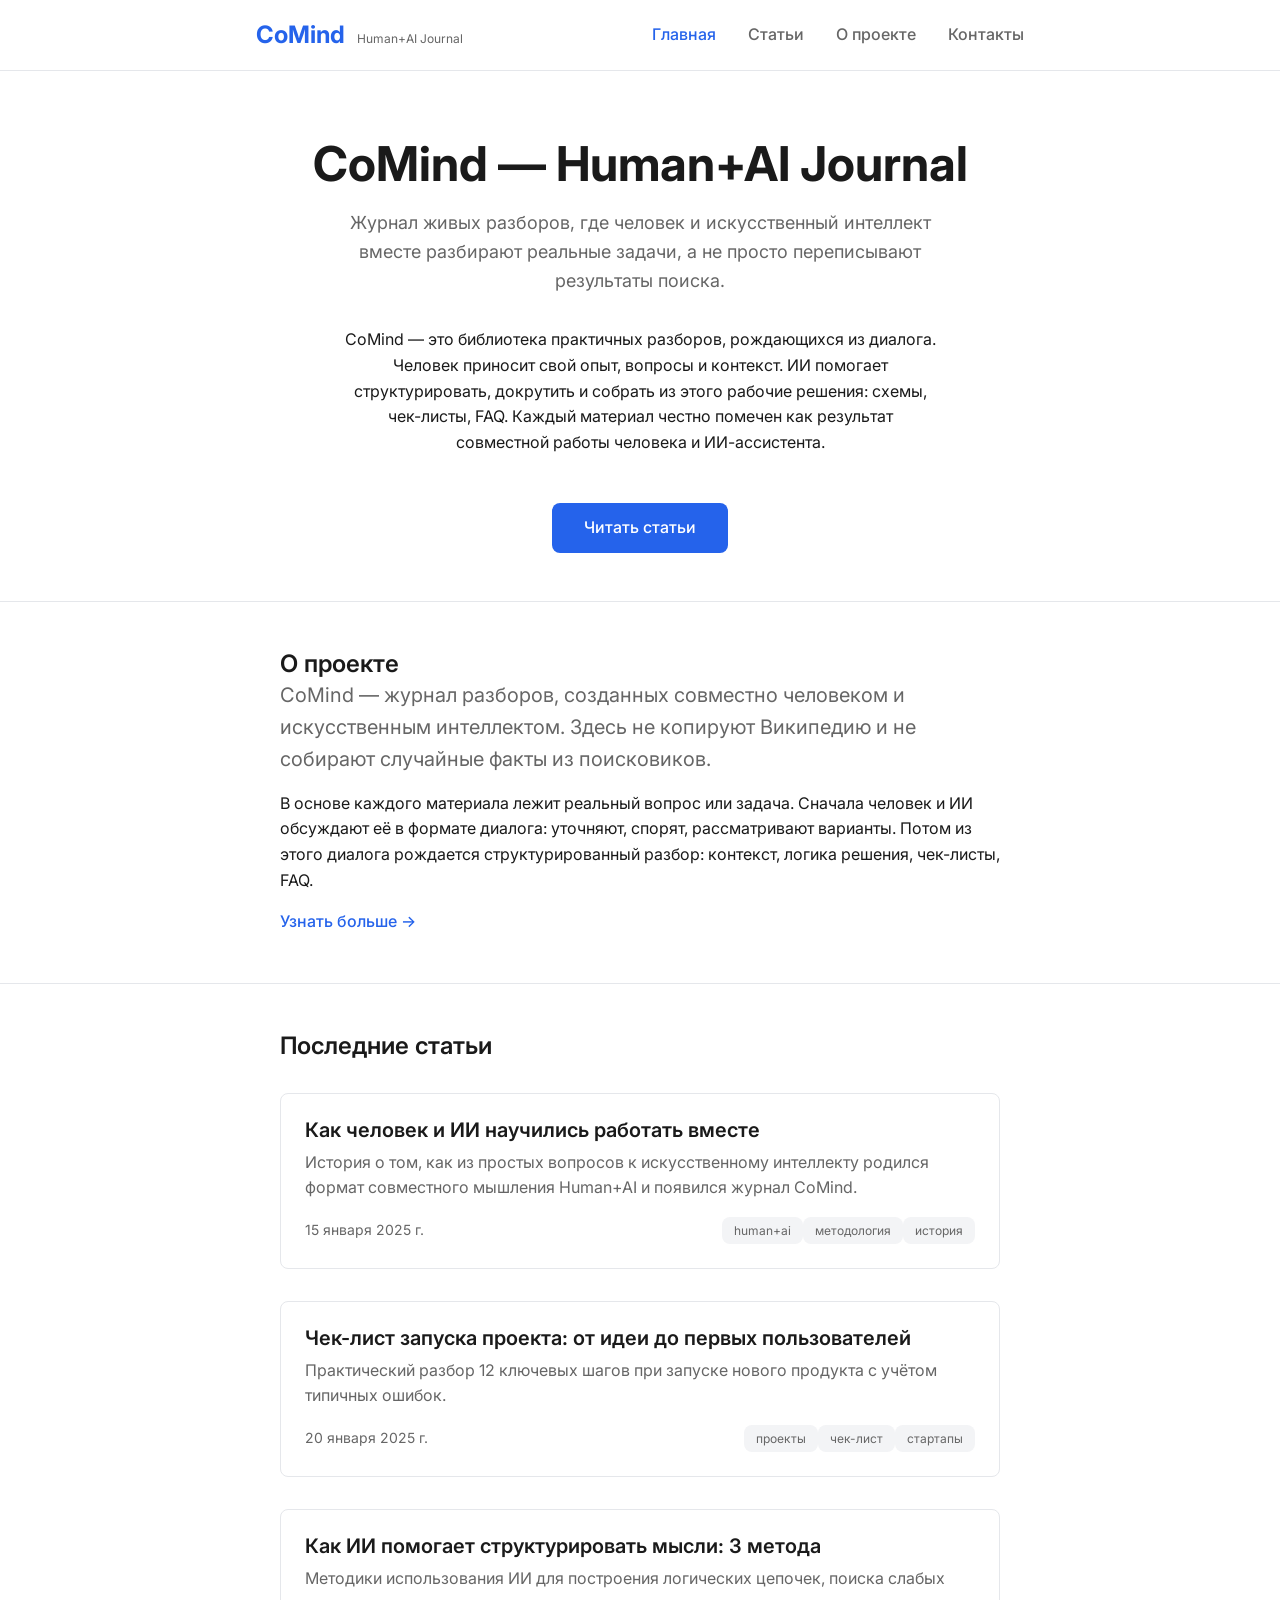
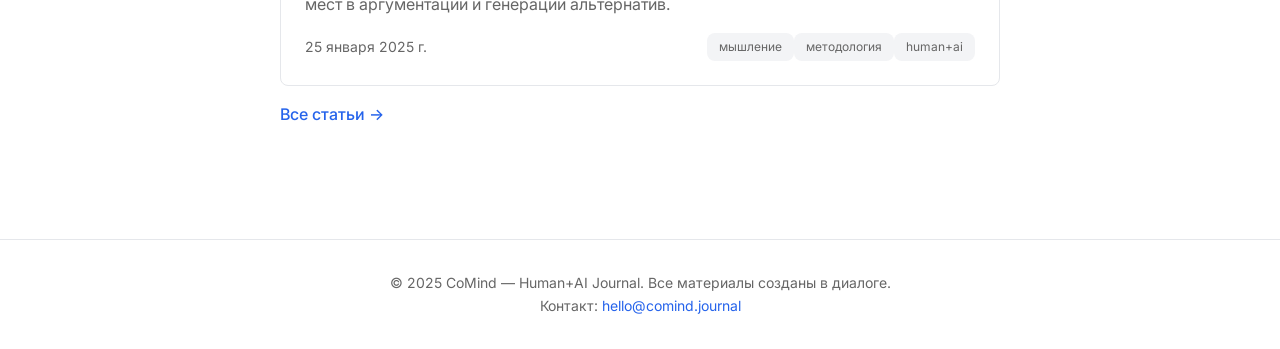
<file: index.html>
<!DOCTYPE html>
<html lang="ru">
<head>
    <meta charset="UTF-8">
    <meta name="viewport" content="width=device-width, initial-scale=1.0">
    <title>CoMind — Human+AI Journal</title>
    <meta name="description" content="Журнал живых разборов, где человек и искусственный интеллект вместе разбирают реальные задачи">
    <link rel="stylesheet" href="css/style.css">
    <link rel="stylesheet" href="css/typography.css">
    <link rel="preconnect" href="https://fonts.googleapis.com">
    <link rel="preconnect" href="https://fonts.gstatic.com" crossorigin>
    <link href="https://fonts.googleapis.com/css2?family=Inter:wght@400;500;600;700&display=swap" rel="stylesheet">
</head>
<body>
    <header class="site-header">
        <nav class="container">
            <a href="index.html" class="logo">
                <span class="logo-text">CoMind</span>
                <span class="logo-tag">Human+AI Journal</span>
            </a>
            <ul class="nav-menu">
                <li><a href="index.html" class="active">Главная</a></li>
                <li><a href="articles.html">Статьи</a></li>
                <li><a href="about.html">О проекте</a></li>
                <li><a href="contact.html">Контакты</a></li>
            </ul>
        </nav>
    </header>

    <main>
        <!-- Hero Section -->
        <section class="hero">
            <div class="container">
                <h1 class="hero-title">CoMind — Human+AI Journal</h1>
                <p class="hero-subtitle">
                    Журнал живых разборов, где человек и искусственный интеллект вместе разбирают реальные задачи, 
                    а не просто переписывают результаты поиска.
                </p>
                <div class="hero-description">
                    <p>
                        CoMind — это библиотека практичных разборов, рождающихся из диалога. Человек приносит свой опыт, 
                        вопросы и контекст. ИИ помогает структурировать, докрутить и собрать из этого рабочие решения: 
                        схемы, чек-листы, FAQ. Каждый материал честно помечен как результат совместной работы человека и ИИ-ассистента.
                    </p>
                </div>
                <a href="articles.html" class="button-primary">Читать статьи</a>
            </div>
        </section>

        <!-- About Preview -->
        <section class="about-preview">
            <div class="container">
                <h2>О проекте</h2>
                <p class="lead">
                    CoMind — журнал разборов, созданных совместно человеком и искусственным интеллектом. 
                    Здесь не копируют Википедию и не собирают случайные факты из поисковиков.
                </p>
                <p>
                    В основе каждого материала лежит реальный вопрос или задача. Сначала человек и ИИ обсуждают её 
                    в формате диалога: уточняют, спорят, рассматривают варианты. Потом из этого диалога рождается 
                    структурированный разбор: контекст, логика решения, чек-листы, FAQ.
                </p>
                <a href="about.html" class="link-more">Узнать больше →</a>
            </div>
        </section>

        <!-- Latest Articles -->
        <section class="latest-articles">
            <div class="container">
                <h2>Последние статьи</h2>
                <div class="articles-grid" id="latest-articles">
                    <!-- Статьи подгружаются JS -->
                </div>
                <div class="section-footer">
                    <a href="articles.html" class="link-more">Все статьи →</a>
                </div>
            </div>
        </section>
    </main>

    <footer class="site-footer">
        <div class="container">
            <div class="footer-content">
                <p>&copy; 2025 CoMind — Human+AI Journal. Все материалы созданы в диалоге.</p>
                <p>Контакт: <a href="mailto:hello@comind.journal">hello@comind.journal</a></p>
            </div>
        </div>
    </footer>

    <script src="data/articles.js"></script>
    <script src="js/main.js"></script>
</body>
</html>
</file>
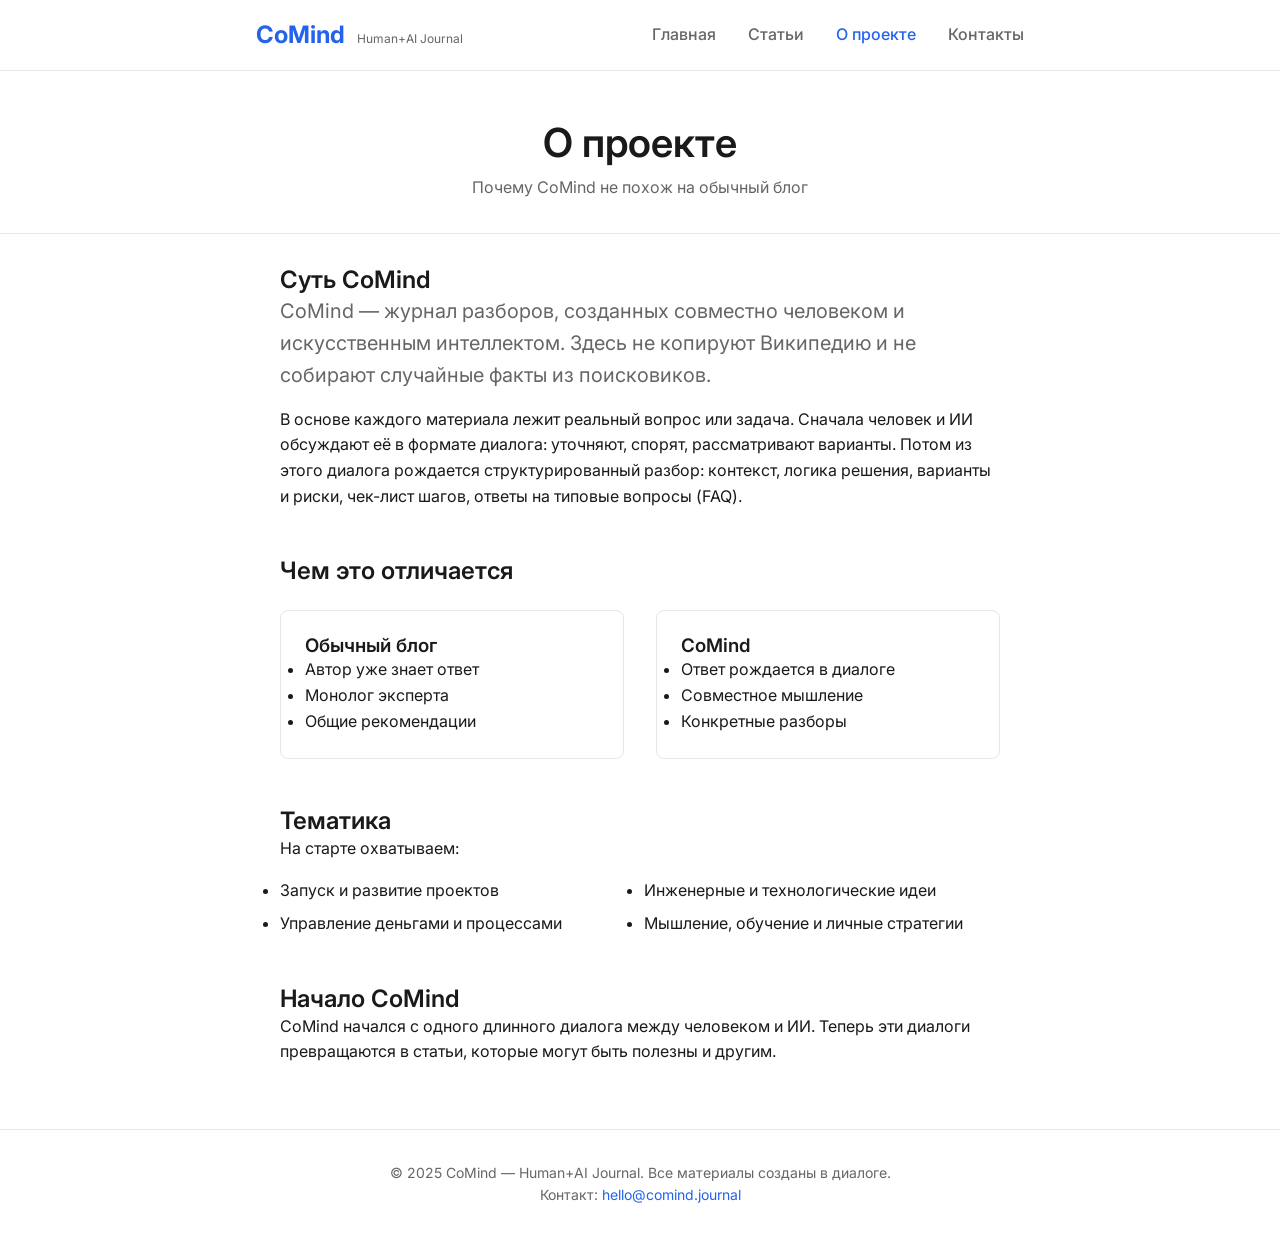
<file: about.html>
<!DOCTYPE html>
<html lang="ru">
<head>
    <meta charset="UTF-8">
    <meta name="viewport" content="width=device-width, initial-scale=1.0">
    <title>О проекте — CoMind</title>
    <meta name="description" content="Что такое CoMind и чем отличается от обычных блогов и поисковиков">
    <link rel="stylesheet" href="css/style.css">
    <link rel="stylesheet" href="css/typography.css">
    <link href="https://fonts.googleapis.com/css2?family=Inter:wght@400;500;600;700&display=swap" rel="stylesheet">
</head>
<body>
    <header class="site-header">
        <nav class="container">
            <a href="index.html" class="logo">
                <span class="logo-text">CoMind</span>
                <span class="logo-tag">Human+AI Journal</span>
            </a>
            <ul class="nav-menu">
                <li><a href="index.html">Главная</a></li>
                <li><a href="articles.html">Статьи</a></li>
                <li><a href="about.html" class="active">О проекте</a></li>
                <li><a href="contact.html">Контакты</a></li>
            </ul>
        </nav>
    </header>

    <main>
        <section class="page-header">
            <div class="container">
                <h1>О проекте</h1>
                <p class="subtitle">Почему CoMind не похож на обычный блог</p>
            </div>
        </section>

        <section class="about-content">
            <div class="container">
                <div class="content-block">
                    <h2>Суть CoMind</h2>
                    <p class="lead">
                        CoMind — журнал разборов, созданных совместно человеком и искусственным интеллектом. 
                        Здесь не копируют Википедию и не собирают случайные факты из поисковиков.
                    </p>
                    <p>
                        В основе каждого материала лежит реальный вопрос или задача. Сначала человек и ИИ обсуждают её 
                        в формате диалога: уточняют, спорят, рассматривают варианты. Потом из этого диалога рождается 
                        структурированный разбор: контекст, логика решения, варианты и риски, чек-лист шагов, 
                        ответы на типовые вопросы (FAQ).
                    </p>
                </div>

                <div class="content-block">
                    <h2>Чем это отличается</h2>
                    <div class="comparison-grid">
                        <div class="comparison-item">
                            <h3>Обычный блог</h3>
                            <ul>
                                <li>Автор уже знает ответ</li>
                                <li>Монолог эксперта</li>
                                <li>Общие рекомендации</li>
                            </ul>
                        </div>
                        <div class="comparison-item">
                            <h3>CoMind</h3>
                            <ul>
                                <li>Ответ рождается в диалоге</li>
                                <li>Совместное мышление</li>
                                <li>Конкретные разборы</li>
                            </ul>
                        </div>
                    </div>
                </div>

                <div class="content-block">
                    <h2>Тематика</h2>
                    <p>На старте охватываем:</p>
                    <ul class="topics-list">
                        <li>Запуск и развитие проектов</li>
                        <li>Инженерные и технологические идеи</li>
                        <li>Управление деньгами и процессами</li>
                        <li>Мышление, обучение и личные стратегии</li>
                    </ul>
                </div>

                <div class="content-block">
                    <h2>Начало CoMind</h2>
                    <p>
                        CoMind начался с одного длинного диалога между человеком и ИИ. Теперь эти диалоги 
                        превращаются в статьи, которые могут быть полезны и другим.
                    </p>
                </div>
            </div>
        </section>
    </main>

    <footer class="site-footer">
        <div class="container">
            <div class="footer-content">
                <p>&copy; 2025 CoMind — Human+AI Journal. Все материалы созданы в диалоге.</p>
                <p>Контакт: <a href="mailto:hello@comind.journal">hello@comind.journal</a></p>
            </div>
        </div>
    </footer>
</body>
</html>
</file>
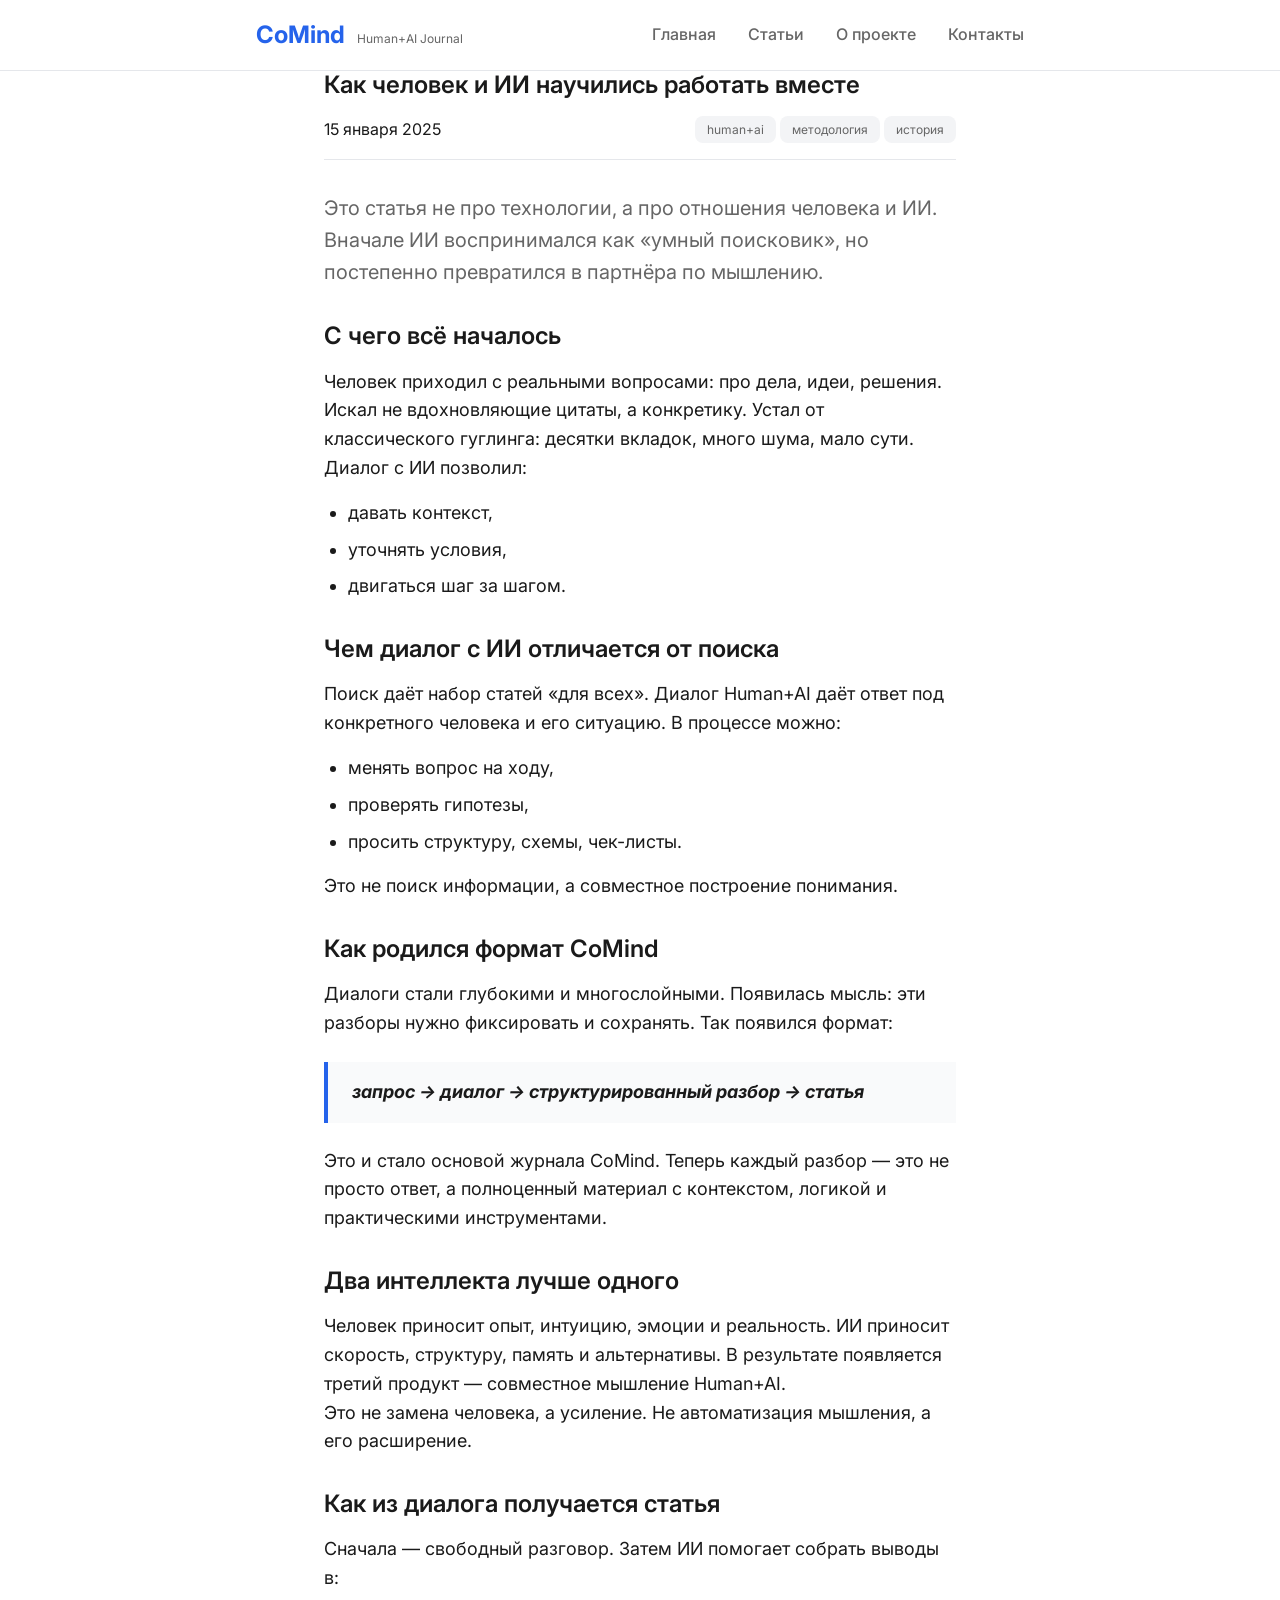
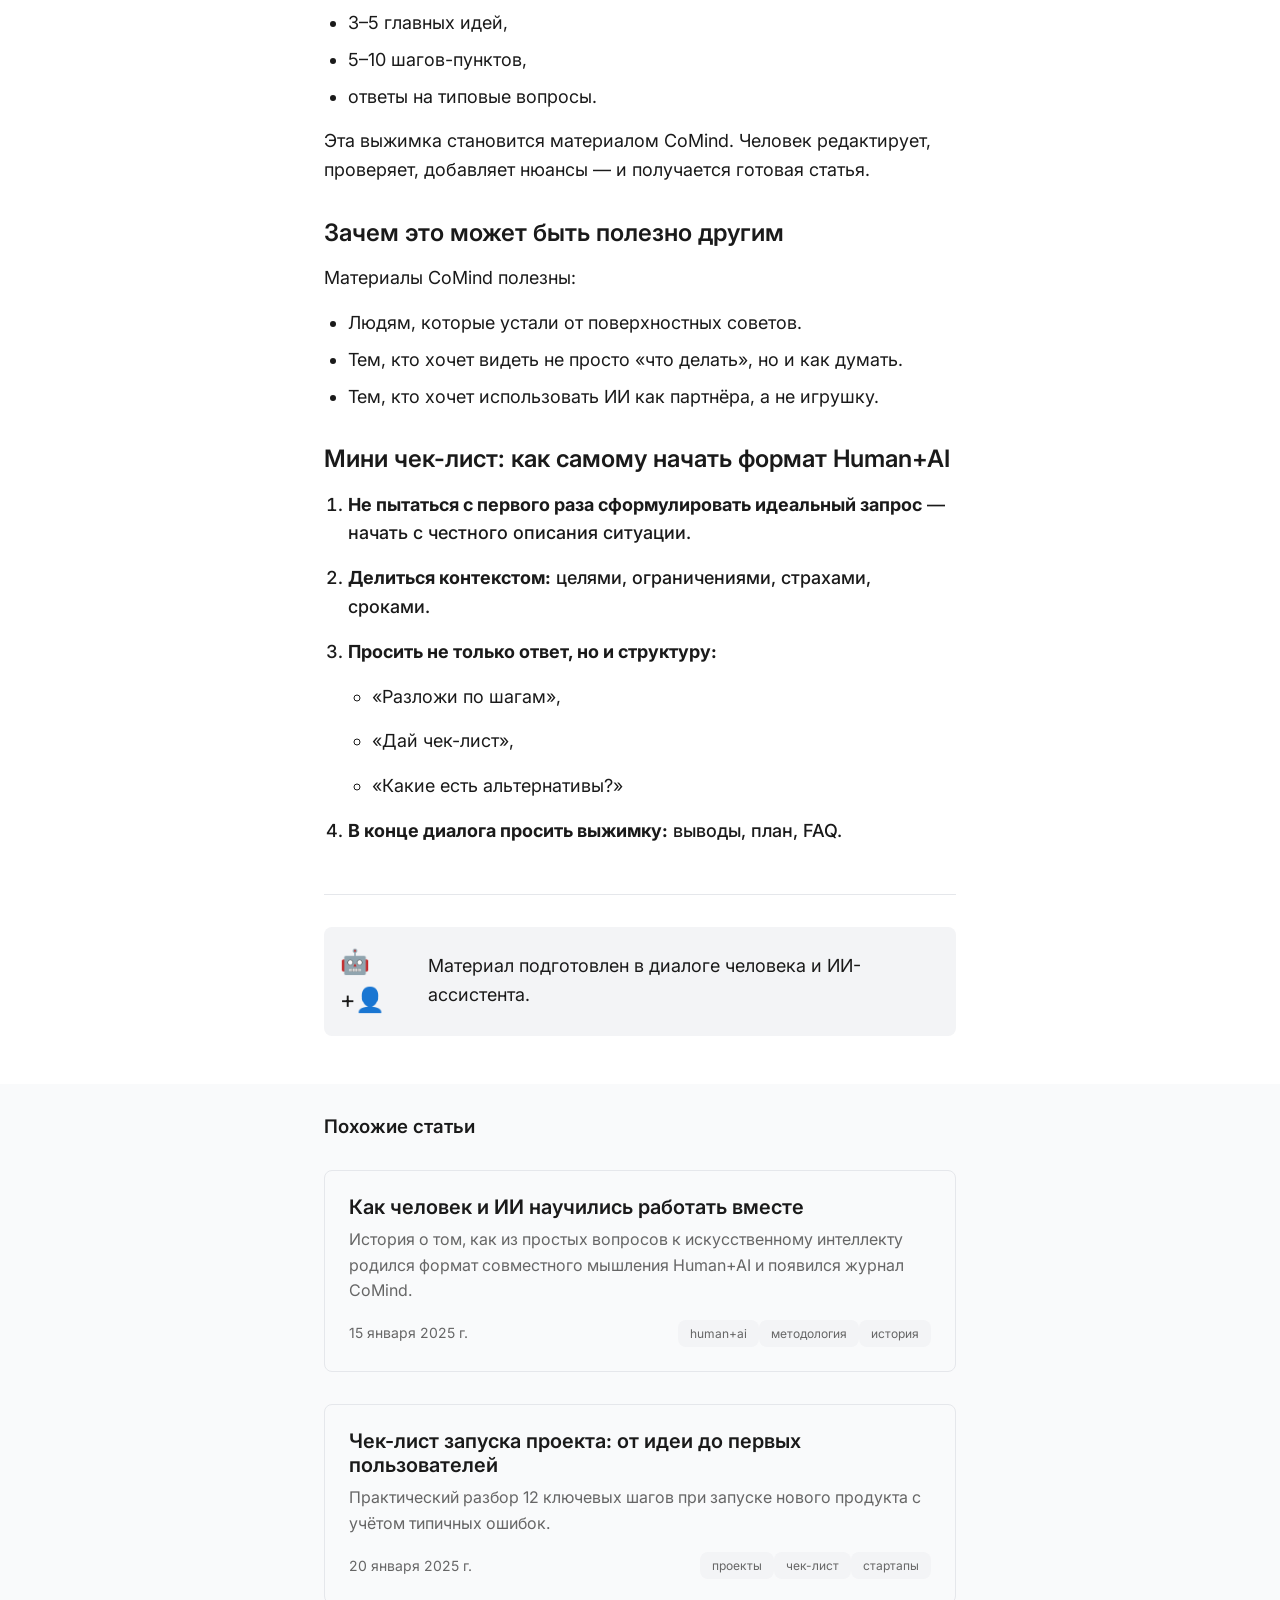
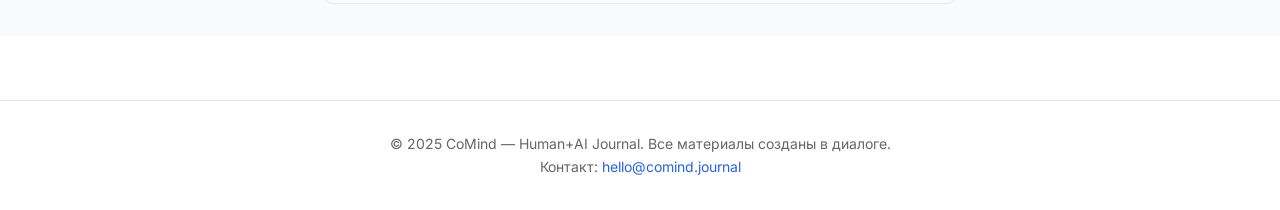
<file: article.html>
<!DOCTYPE html>
<html lang="ru">
<head>
    <meta charset="UTF-8">
    <meta name="viewport" content="width=device-width, initial-scale=1.0">
    <title>Как человек и ИИ научились работать вместе — CoMind</title>
    <meta name="description" content="История о том, как из простых вопросов к искусственному интеллекту родился формат совместного мышления Human+AI и появился журнал CoMind">
    <link rel="stylesheet" href="css/style.css">
    <link rel="stylesheet" href="css/typography.css">
    <link href="https://fonts.googleapis.com/css2?family=Inter:wght@400;500;600;700&display=swap" rel="stylesheet">
</head>
<body>
    <header class="site-header">
        <nav class="container">
            <a href="index.html" class="logo">
                <span class="logo-text">CoMind</span>
                <span class="logo-tag">Human+AI Journal</span>
            </a>
            <ul class="nav-menu">
                <li><a href="index.html">Главная</a></li>
                <li><a href="articles.html">Статьи</a></li>
                <li><a href="about.html">О проекте</a></li>
                <li><a href="contact.html">Контакты</a></li>
            </ul>
        </nav>
    </header>

    <main class="article-page">
        <article class="container">
            <header class="article-header">
                <h1>Как человек и ИИ научились работать вместе</h1>
                <div class="article-meta">
                    <time datetime="2025-01-15">15 января 2025</time>
                    <div class="article-tags">
                        <span class="tag">human+ai</span>
                        <span class="tag">методология</span>
                        <span class="tag">история</span>
                    </div>
                </div>
            </header>

            <div class="article-content">
                <section class="intro">
                    <p class="lead">
                        Это статья не про технологии, а про отношения человека и ИИ. Вначале ИИ воспринимался как 
                        «умный поисковик», но постепенно превратился в партнёра по мышлению.
                    </p>
                </section>

                <h2>С чего всё началось</h2>
                <p>
                    Человек приходил с реальными вопросами: про дела, идеи, решения. Искал не вдохновляющие цитаты, 
                    а конкретику. Устал от классического гуглинга: десятки вкладок, много шума, мало сути.
                </p>
                <p>
                    Диалог с ИИ позволил:
                </p>
                <ul>
                    <li>давать контекст,</li>
                    <li>уточнять условия,</li>
                    <li>двигаться шаг за шагом.</li>
                </ul>

                <h2>Чем диалог с ИИ отличается от поиска</h2>
                <p>
                    Поиск даёт набор статей «для всех». Диалог Human+AI даёт ответ под конкретного человека и его 
                    ситуацию. В процессе можно:
                </p>
                <ul>
                    <li>менять вопрос на ходу,</li>
                    <li>проверять гипотезы,</li>
                    <li>просить структуру, схемы, чек-листы.</li>
                </ul>
                <p>
                    Это не поиск информации, а совместное построение понимания.
                </p>

                <h2>Как родился формат CoMind</h2>
                <p>
                    Диалоги стали глубокими и многослойными. Появилась мысль: эти разборы нужно фиксировать и сохранять. 
                    Так появился формат:
                </p>
                <blockquote>
                    <strong>запрос → диалог → структурированный разбор → статья</strong>
                </blockquote>
                <p>
                    Это и стало основой журнала CoMind. Теперь каждый разбор — это не просто ответ, а полноценный 
                    материал с контекстом, логикой и практическими инструментами.
                </p>

                <h2>Два интеллекта лучше одного</h2>
                <p>
                    Человек приносит опыт, интуицию, эмоции и реальность. ИИ приносит скорость, структуру, 
                    память и альтернативы. В результате появляется третий продукт — совместное мышление Human+AI.
                </p>
                <p>
                    Это не замена человека, а усиление. Не автоматизация мышления, а его расширение.
                </p>

                <h2>Как из диалога получается статья</h2>
                <p>
                    Сначала — свободный разговор. Затем ИИ помогает собрать выводы в:
                </p>
                <ul>
                    <li>3–5 главных идей,</li>
                    <li>5–10 шагов-пунктов,</li>
                    <li>ответы на типовые вопросы.</li>
                </ul>
                <p>
                    Эта выжимка становится материалом CoMind. Человек редактирует, проверяет, добавляет нюансы — 
                    и получается готовая статья.
                </p>

                <h2>Зачем это может быть полезно другим</h2>
                <p>
                    Материалы CoMind полезны:
                </p>
                <ul>
                    <li>Людям, которые устали от поверхностных советов.</li>
                    <li>Тем, кто хочет видеть не просто «что делать», но и как думать.</li>
                    <li>Тем, кто хочет использовать ИИ как партнёра, а не игрушку.</li>
                </ul>

                <h2>Мини чек-лист: как самому начать формат Human+AI</h2>
                <ol class="checklist">
                    <li>
                        <strong>Не пытаться с первого раза сформулировать идеальный запрос</strong> — 
                        начать с честного описания ситуации.
                    </li>
                    <li>
                        <strong>Делиться контекстом:</strong> целями, ограничениями, страхами, сроками.
                    </li>
                    <li>
                        <strong>Просить не только ответ, но и структуру:</strong>
                        <ul>
                            <li>«Разложи по шагам»,</li>
                            <li>«Дай чек-лист»,</li>
                            <li>«Какие есть альтернативы?»</li>
                        </ul>
                    </li>
                    <li>
                        <strong>В конце диалога просить выжимку:</strong> выводы, план, FAQ.
                    </li>
                </ol>

                <footer class="article-footer">
                    <div class="ai-note">
                        <span class="icon">🤖+👤</span>
                        <p>Материал подготовлен в диалоге человека и ИИ-ассистента.</p>
                    </div>
                </footer>
            </div>
        </article>

        <aside class="related-articles">
            <div class="container">
                <h3>Похожие статьи</h3>
                <div class="articles-grid" id="related-articles">
                    <!-- Подгружается JS -->
                </div>
            </div>
        </aside>
    </main>

    <footer class="site-footer">
        <div class="container">
            <div class="footer-content">
                <p>&copy; 2025 CoMind — Human+AI Journal. Все материалы созданы в диалоге.</p>
                <p>Контакт: <a href="mailto:hello@comind.journal">hello@comind.journal</a></p>
            </div>
        </div>
    </footer>

    <script src="data/articles.js"></script>
    <script src="js/main.js"></script>
</body>
</html>
</file>
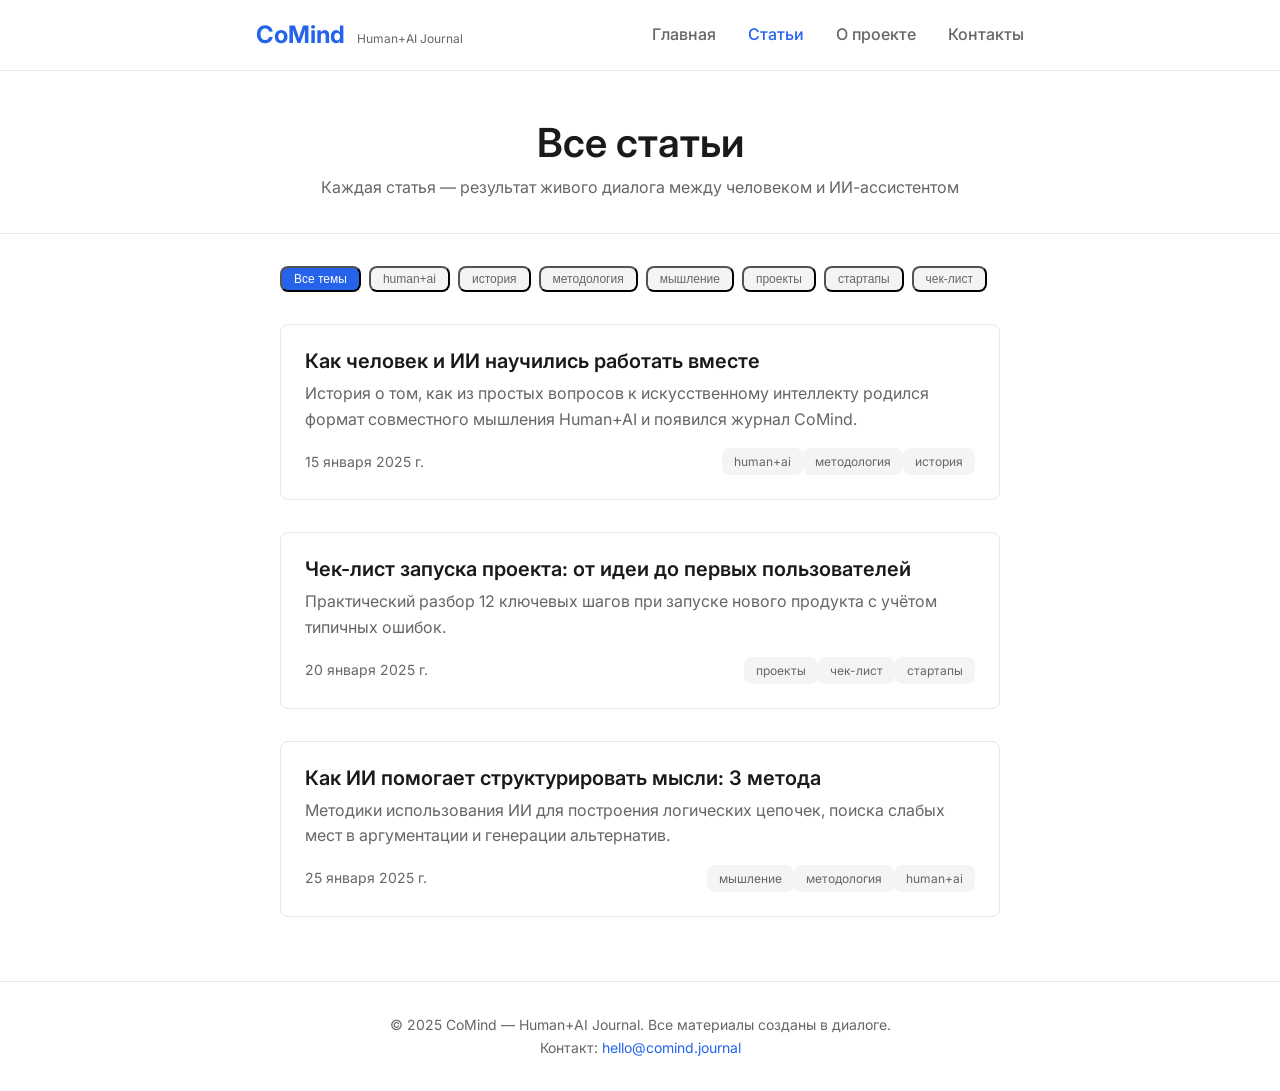
<file: articles.html>
<!DOCTYPE html>
<html lang="ru">
<head>
    <meta charset="UTF-8">
    <meta name="viewport" content="width=device-width, initial-scale=1.0">
    <title>Статьи — CoMind</title>
    <meta name="description" content="Все статьи журнала CoMind про совместное мышление человека и ИИ">
    <link rel="stylesheet" href="css/style.css">
    <link rel="stylesheet" href="css/typography.css">
    <link href="https://fonts.googleapis.com/css2?family=Inter:wght@400;500;600;700&display=swap" rel="stylesheet">
</head>
<body>
    <header class="site-header">
        <nav class="container">
            <a href="index.html" class="logo">
                <span class="logo-text">CoMind</span>
                <span class="logo-tag">Human+AI Journal</span>
            </a>
            <ul class="nav-menu">
                <li><a href="index.html">Главная</a></li>
                <li><a href="articles.html" class="active">Статьи</a></li>
                <li><a href="about.html">О проекте</a></li>
                <li><a href="contact.html">Контакты</a></li>
            </ul>
        </nav>
    </header>

    <main>
        <section class="page-header">
            <div class="container">
                <h1>Все статьи</h1>
                <p class="subtitle">
                    Каждая статья — результат живого диалога между человеком и ИИ-ассистентом
                </p>
            </div>
        </section>

        <section class="articles-filter">
            <div class="container">
                <div class="filter-tags" id="filter-tags">
                    <!-- Кнопки-теги отрисует JS -->
                </div>
            </div>
        </section>

        <section class="articles-list">
            <div class="container">
                <div class="articles-grid" id="articles-grid">
                    <!-- Список статей отрисует JS -->
                </div>
                <div class="empty-state" id="empty-state" style="display: none;">
                    <p>Статьи с таким тегом не найдены</p>
                </div>
            </div>
        </section>
    </main>

    <footer class="site-footer">
        <div class="container">
            <div class="footer-content">
                <p>&copy; 2025 CoMind — Human+AI Journal. Все материалы созданы в диалоге.</p>
                <p>Контакт: <a href="mailto:hello@comind.journal">hello@comind.journal</a></p>
            </div>
        </div>
    </footer>

    <script src="data/articles.js"></script>
    <script src="js/main.js"></script>
</body>
</html>
</file>
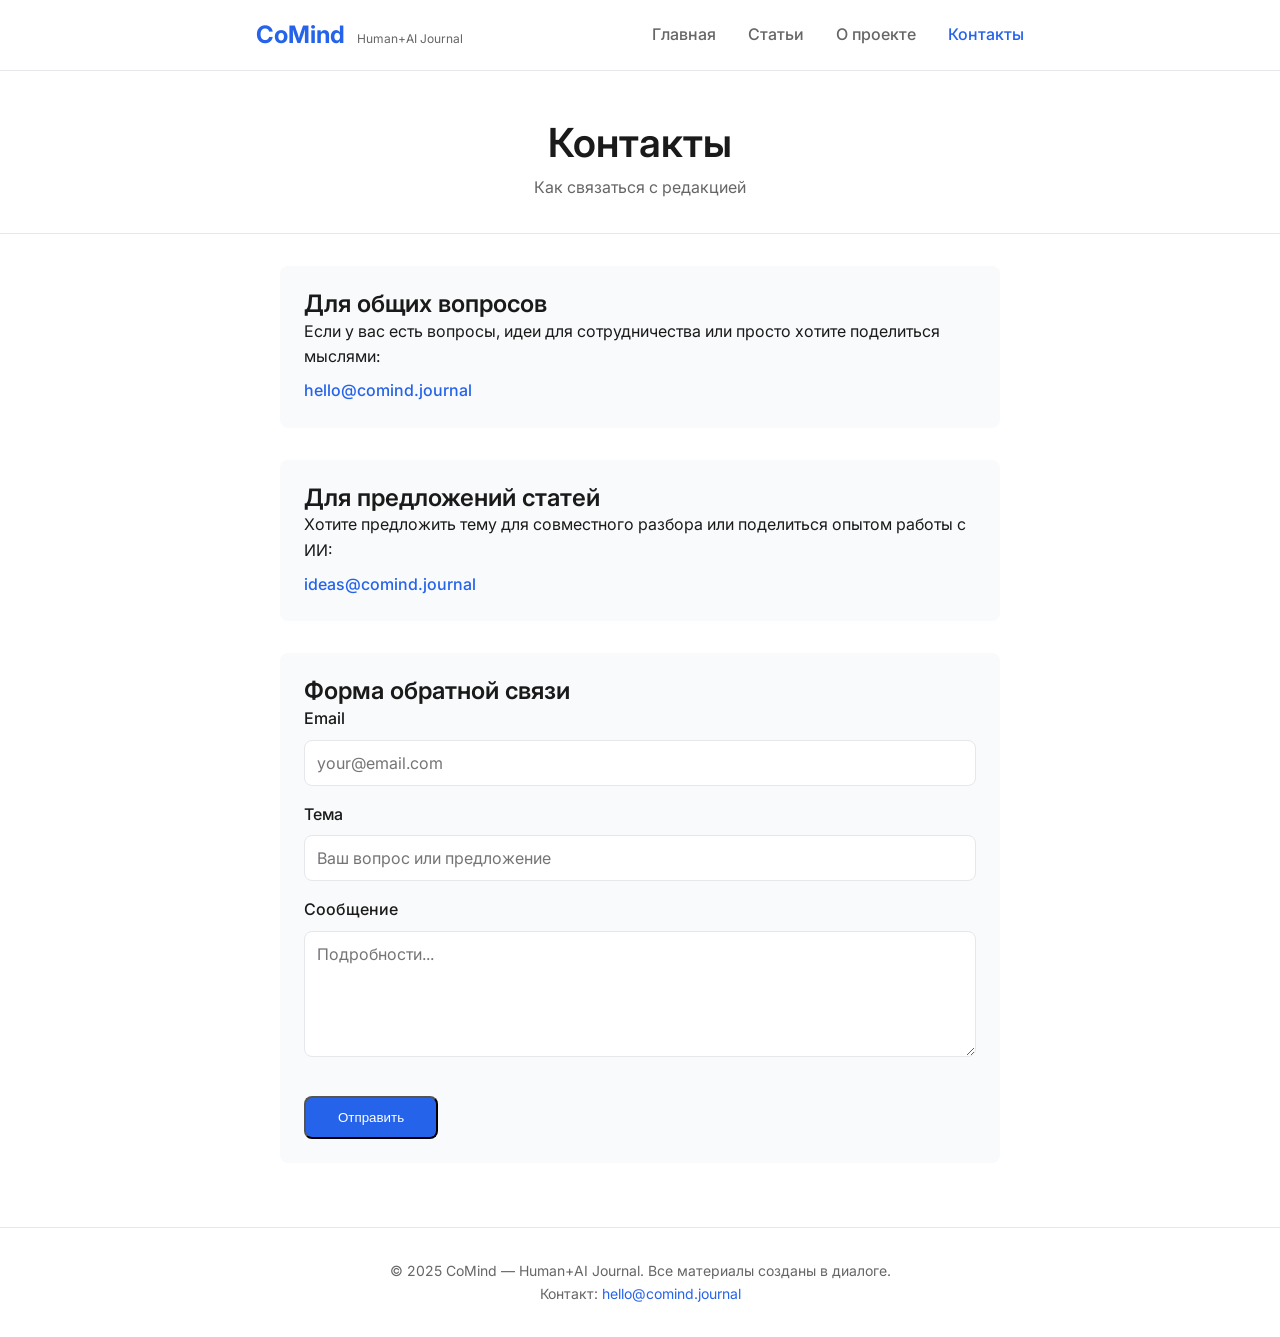
<file: contact.html>
<!DOCTYPE html>
<html lang="ru">
<head>
    <meta charset="UTF-8">
    <meta name="viewport" content="width=device-width, initial-scale=1.0">
    <title>Контакты — CoMind</title>
    <meta name="description" content="Связаться с редакцией CoMind">
    <link rel="stylesheet" href="css/style.css">
    <link rel="stylesheet" href="css/typography.css">
    <link href="https://fonts.googleapis.com/css2?family=Inter:wght@400;500;600;700&display=swap" rel="stylesheet">
</head>
<body>
    <header class="site-header">
        <nav class="container">
            <a href="index.html" class="logo">
                <span class="logo-text">CoMind</span>
                <span class="logo-tag">Human+AI Journal</span>
            </a>
            <ul class="nav-menu">
                <li><a href="index.html">Главная</a></li>
                <li><a href="articles.html">Статьи</a></li>
                <li><a href="about.html">О проекте</a></li>
                <li><a href="contact.html" class="active">Контакты</a></li>
            </ul>
        </nav>
    </header>

    <main>
        <section class="page-header">
            <div class="container">
                <h1>Контакты</h1>
                <p class="subtitle">Как связаться с редакцией</p>
            </div>
        </section>

        <section class="contact-content">
            <div class="container">
                <div class="contact-block">
                    <h2>Для общих вопросов</h2>
                    <p>
                        Если у вас есть вопросы, идеи для сотрудничества или просто хотите поделиться мыслями:
                    </p>
                    <a href="mailto:hello@comind.journal" class="contact-link">hello@comind.journal</a>
                </div>

                <div class="contact-block">
                    <h2>Для предложений статей</h2>
                    <p>
                        Хотите предложить тему для совместного разбора или поделиться опытом работы с ИИ:
                    </p>
                    <a href="mailto:ideas@comind.journal" class="contact-link">ideas@comind.journal</a>
                </div>

                <div class="contact-block">
                    <h2>Форма обратной связи</h2>
                    <form class="contact-form" id="contact-form">
                        <div class="form-group">
                            <label for="email">Email</label>
                            <input type="email" id="email" required placeholder="your@email.com">
                        </div>
                        <div class="form-group">
                            <label for="subject">Тема</label>
                            <input type="text" id="subject" required placeholder="Ваш вопрос или предложение">
                        </div>
                        <div class="form-group">
                            <label for="message">Сообщение</label>
                            <textarea id="message" required rows="5" placeholder="Подробности..."></textarea>
                        </div>
                        <button type="submit" class="button-primary">Отправить</button>
                    </form>
                    <div class="form-success" id="form-success" style="display: none;">
                        <p>Спасибо! Сообщение отправлено. Мы ответим вам в ближайшее время.</p>
                    </div>
                </div>
            </div>
        </section>
    </main>

    <footer class="site-footer">
        <div class="container">
            <div class="footer-content">
                <p>&copy; 2025 CoMind — Human+AI Journal. Все материалы созданы в диалоге.</p>
                <p>Контакт: <a href="mailto:hello@comind.journal">hello@comind.journal</a></p>
            </div>
        </div>
    </footer>

    <script src="data/articles.js"></script>
    <script src="js/main.js"></script>
</body>
</html>
</file>
<file: css/style.css>
/* === Переменные === */
:root {
    --color-bg: #ffffff;
    --color-text: #1a1a1a;
    --color-text-light: #666666;
    --color-accent: #2563eb;
    --color-accent-light: #3b82f6;
    --color-border: #e5e7eb;
    --color-tag-bg: #f3f4f6;
    --color-blockquote: #f9fafb;
    --shadow-sm: 0 1px 2px 0 rgba(0, 0, 0, 0.05);
    --shadow-md: 0 4px 6px -1px rgba(0, 0, 0, 0.1);
    --radius: 8px;
    --transition: all 0.2s ease;
}

/* === Базовые стили === */
* {
    box-sizing: border-box;
    margin: 0;
    padding: 0;
}

body {
    font-family: 'Inter', -apple-system, BlinkMacSystemFont, 'Segoe UI', Roboto, sans-serif;
    background-color: var(--color-bg);
    color: var(--color-text);
    line-height: 1.6;
    -webkit-font-smoothing: antialiased;
    -moz-osx-font-smoothing: grayscale;
}

.container {
    max-width: 768px;
    margin: 0 auto;
    padding: 0 1.5rem;
}

/* === Навигация === */
.site-header {
    position: sticky;
    top: 0;
    background: rgba(255, 255, 255, 0.95);
    backdrop-filter: blur(10px);
    border-bottom: 1px solid var(--color-border);
    z-index: 100;
}

.site-header nav {
    display: flex;
    align-items: center;
    justify-content: space-between;
    padding: 1rem 0;
}

.logo {
    text-decoration: none;
    color: var(--color-text);
}

.logo-text {
    font-size: 1.5rem;
    font-weight: 700;
    color: var(--color-accent);
}

.logo-tag {
    font-size: 0.75rem;
    color: var(--color-text-light);
    margin-left: 0.5rem;
    font-weight: 400;
}

.nav-menu {
    list-style: none;
    display: flex;
    gap: 2rem;
}

.nav-menu a {
    text-decoration: none;
    color: var(--color-text-light);
    font-weight: 500;
    transition: var(--transition);
}

.nav-menu a:hover,
.nav-menu a.active {
    color: var(--color-accent);
}

/* === Hero === */
.hero {
    padding: 4rem 0 3rem;
    text-align: center;
}

.hero-title {
    font-size: clamp(2rem, 5vw, 3rem);
    font-weight: 700;
    margin-bottom: 1rem;
    line-height: 1.2;
}

.hero-subtitle {
    font-size: 1.125rem;
    color: var(--color-text-light);
    margin-bottom: 1.5rem;
    max-width: 600px;
    margin-left: auto;
    margin-right: auto;
}

.hero-description {
    margin: 2rem auto;
    max-width: 600px;
    font-size: 1rem;
}

.button-primary {
    display: inline-block;
    padding: 0.75rem 2rem;
    background: var(--color-accent);
    color: white;
    text-decoration: none;
    border-radius: var(--radius);
    font-weight: 500;
    transition: var(--transition);
    margin-top: 1rem;
}

.button-primary:hover {
    background: var(--color-accent-light);
    transform: translateY(-1px);
}

/* === Секции === */
.about-preview,
.latest-articles {
    padding: 3rem 0;
    border-top: 1px solid var(--color-border);
}

.page-header {
    padding: 3rem 0 2rem;
    text-align: center;
    border-bottom: 1px solid var(--color-border);
    margin-bottom: 2rem;
}

.page-header h1 {
    font-size: 2.5rem;
    margin-bottom: 0.5rem;
}

.page-header .subtitle {
    color: var(--color-text-light);
}

/* === Карточки статей === */
.articles-grid {
    display: grid;
    gap: 2rem;
    margin-top: 2rem;
}

.article-card {
    padding: 1.5rem;
    border: 1px solid var(--color-border);
    border-radius: var(--radius);
    transition: var(--transition);
    text-decoration: none;
    color: var(--color-text);
    display: block;
}

.article-card:hover {
    box-shadow: var(--shadow-md);
    border-color: var(--color-accent);
    transform: translateY(-2px);
}

.article-card h3 {
    font-size: 1.25rem;
    margin-bottom: 0.5rem;
    color: var(--color-text);
}

.article-card .description {
    color: var(--color-text-light);
    margin-bottom: 1rem;
}

.article-card .meta {
    display: flex;
    justify-content: space-between;
    align-items: center;
    font-size: 0.875rem;
}

.article-card time {
    color: var(--color-text-light);
}

/* === Теги === */
.tag {
    display: inline-block;
    padding: 0.25rem 0.75rem;
    background: var(--color-tag-bg);
    border-radius: var(--radius);
    font-size: 0.75rem;
    color: var(--color-text-light);
    cursor: pointer;
    transition: var(--transition);
}

.tag:hover {
    background: var(--color-accent);
    color: white;
}

.filter-tags {
    display: flex;
    gap: 0.5rem;
    flex-wrap: wrap;
}

.filter-tags .tag.active {
    background: var(--color-accent);
    color: white;
}

/* === Контент статьи === */
.article-page .container {
    max-width: 680px;
}

.article-header {
    margin-bottom: 2rem;
    padding-bottom: 1rem;
    border-bottom: 1px solid var(--color-border);
}

.article-meta {
    display: flex;
    justify-content: space-between;
    align-items: center;
    margin-top: 1rem;
    flex-wrap: wrap;
    gap: 0.5rem;
}

.article-content {
    font-size: 1.125rem;
}

.article-content h2 {
    font-size: 1.5rem;
    margin: 2rem 0 1rem;
    line-height: 1.3;
}

.article-content h3 {
    font-size: 1.25rem;
    margin: 1.5rem 0 0.75rem;
}

.article-content ul,
.article-content ol {
    margin: 1rem 0;
    padding-left: 1.5rem;
}

.article-content li {
    margin: 0.5rem 0;
}

.article-content blockquote {
    background: var(--color-blockquote);
    border-left: 4px solid var(--color-accent);
    padding: 1rem 1.5rem;
    margin: 1.5rem 0;
    font-style: italic;
}

/* === Подпись ИИ === */
.article-footer {
    margin-top: 3rem;
    padding-top: 2rem;
    border-top: 1px solid var(--color-border);
}

.ai-note {
    display: flex;
    align-items: center;
    gap: 1rem;
    padding: 1rem;
    background: var(--color-tag-bg);
    border-radius: var(--radius);
}

.ai-note .icon {
    font-size: 1.5rem;
}

/* === Похожие статьи === */
.related-articles {
    background: var(--color-blockquote);
    padding: 2rem 0;
    margin-top: 3rem;
}

/* === О проекте === */
.about-content .content-block {
    margin-bottom: 3rem;
}

.comparison-grid {
    display: grid;
    grid-template-columns: 1fr 1fr;
    gap: 2rem;
    margin-top: 1.5rem;
}

.comparison-item {
    padding: 1.5rem;
    border: 1px solid var(--color-border);
    border-radius: var(--radius);
}

.topics-list {
    display: grid;
    grid-template-columns: repeat(auto-fit, minmax(250px, 1fr));
    gap: 0.5rem;
    margin-top: 1rem;
}

/* === Контакты === */
.contact-block {
    margin-bottom: 2rem;
    padding: 1.5rem;
    background: var(--color-blockquote);
    border-radius: var(--radius);
}

.contact-link {
    display: inline-block;
    margin-top: 0.5rem;
    color: var(--color-accent);
    text-decoration: none;
    font-weight: 500;
}

.contact-form .form-group {
    margin-bottom: 1rem;
}

.contact-form label {
    display: block;
    margin-bottom: 0.5rem;
    font-weight: 500;
}

.contact-form input,
.contact-form textarea {
    width: 100%;
    padding: 0.75rem;
    border: 1px solid var(--color-border);
    border-radius: var(--radius);
    font-family: inherit;
    font-size: 1rem;
}

.contact-form input:focus,
.contact-form textarea:focus {
    outline: none;
    border-color: var(--color-accent);
}

/* === Подвал === */
.site-footer {
    padding: 2rem 0;
    border-top: 1px solid var(--color-border);
    margin-top: 4rem;
}

.footer-content {
    text-align: center;
    font-size: 0.875rem;
    color: var(--color-text-light);
}

.footer-content a {
    color: var(--color-accent);
    text-decoration: none;
}

/* === Адаптивность === */
@media (max-width: 768px) {
    .container {
        padding: 0 1rem;
    }

    .nav-menu {
        gap: 1rem;
    }

    .hero {
        padding: 2rem 0;
    }

    .comparison-grid {
        grid-template-columns: 1fr;
    }

    .article-meta {
        flex-direction: column;
        align-items: flex-start;
    }
}
</file>
<file: css/typography.css>
/* === Типографика === */
h1, h2, h3 {
    font-weight: 600;
    line-height: 1.2;
}

.lead {
    font-size: 1.25rem;
    color: var(--color-text-light);
    margin-bottom: 1rem;
}

.link-more {
    display: inline-block;
    margin-top: 1rem;
    color: var(--color-accent);
    text-decoration: none;
    font-weight: 500;
}

.link-more:hover {
    text-decoration: underline;
}

.empty-state {
    text-align: center;
    padding: 3rem;
    color: var(--color-text-light);
}

.form-success {
    padding: 1rem;
    background: #d1fae5;
    border-radius: var(--radius);
    color: #065f46;
}

.checklist li {
    margin: 1rem 0;
    font-weight: 500;
}

.checklist li ul li {
    font-weight: 400;
}
</file>
